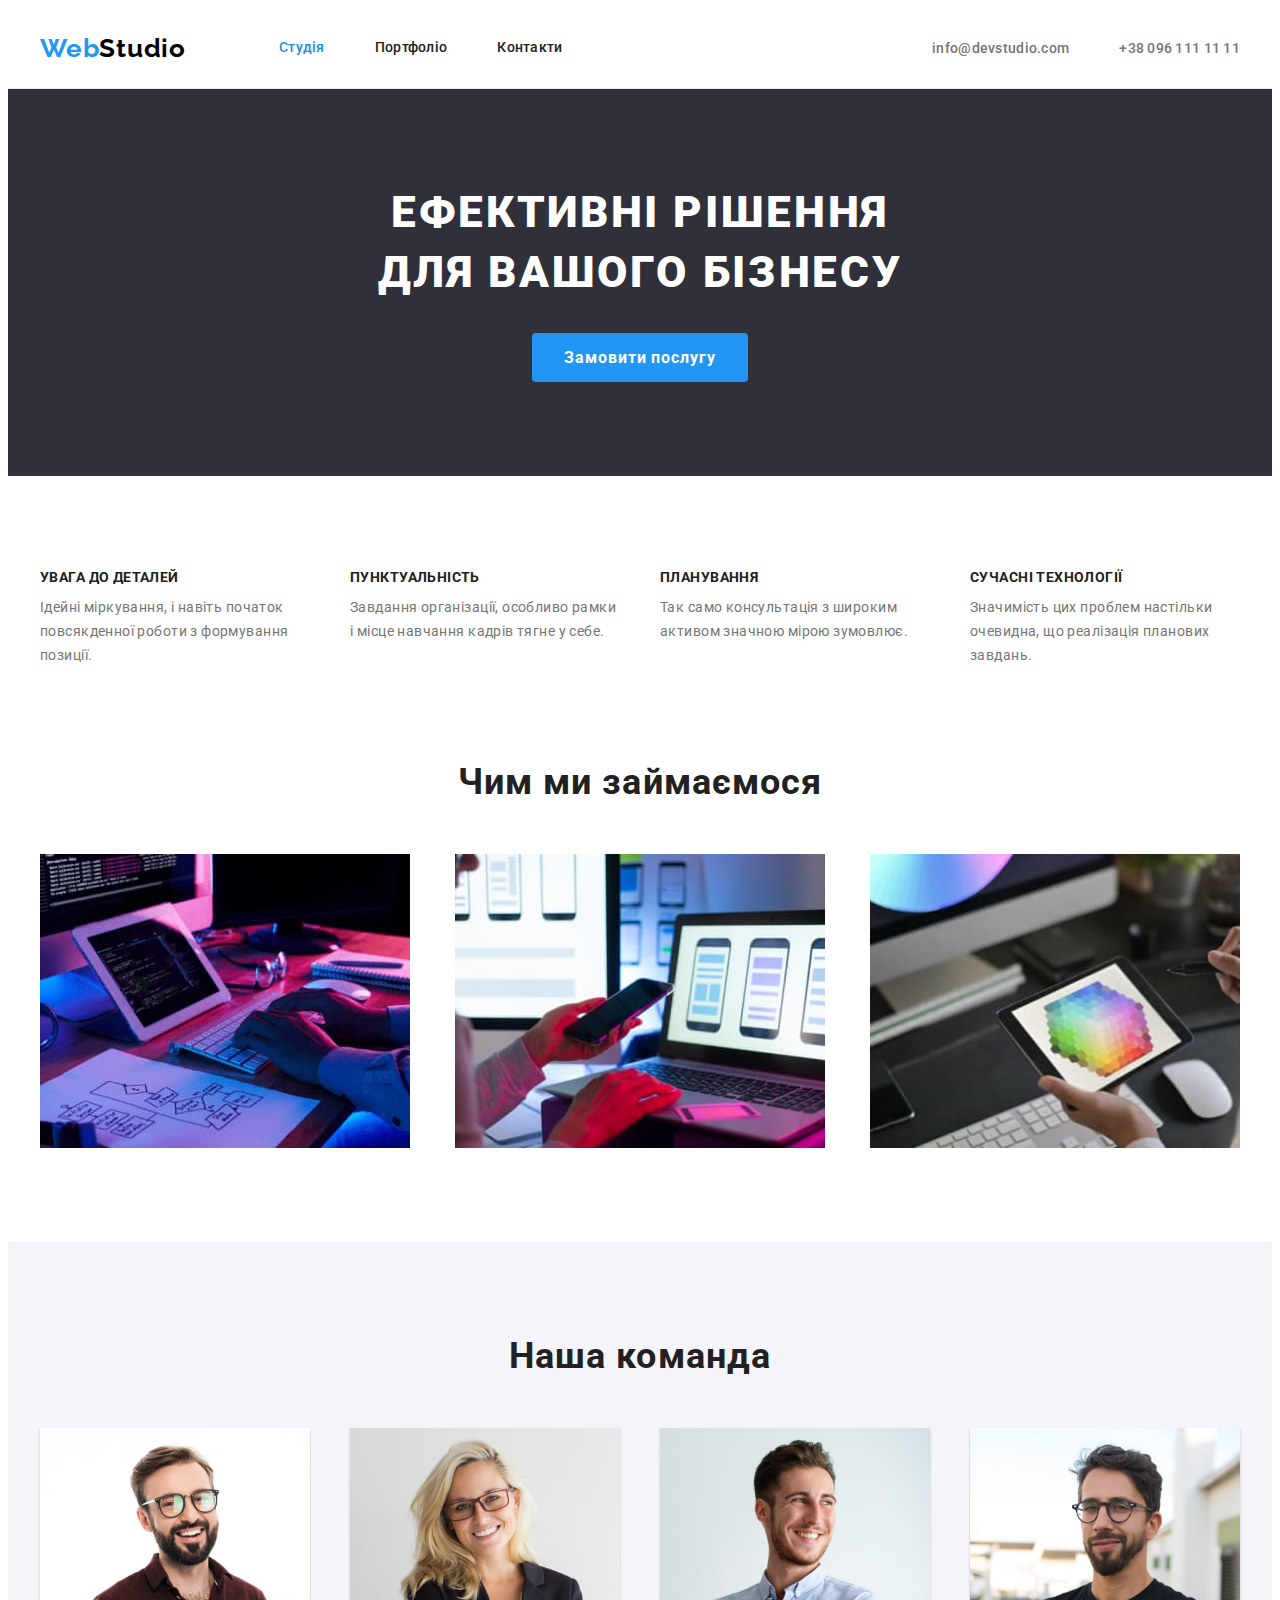
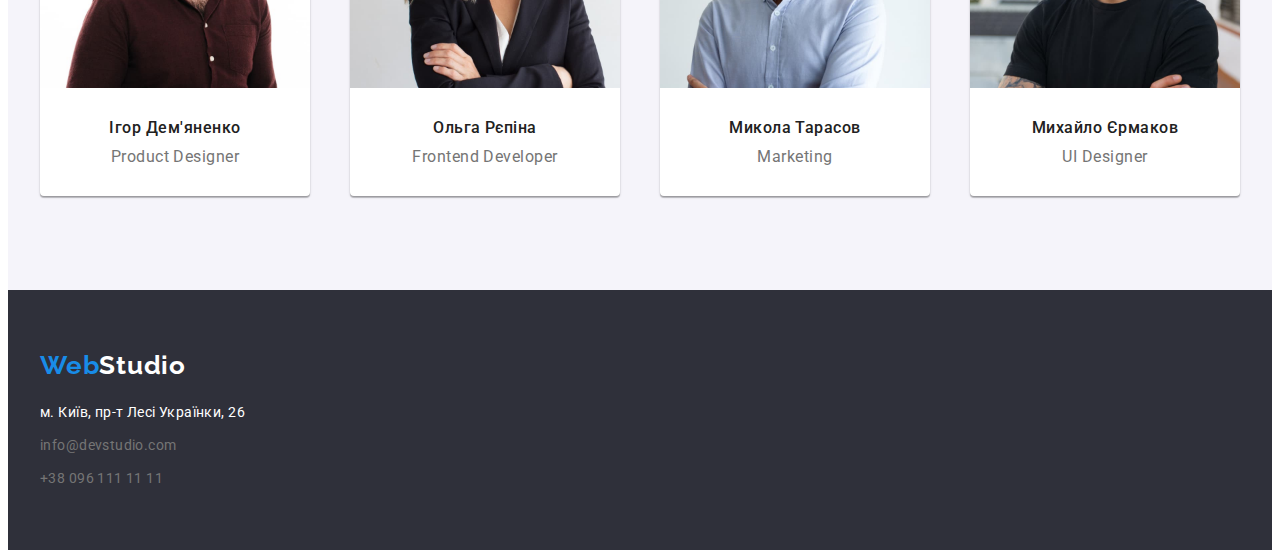
<file: index.html>
<!DOCTYPE html>
<html lang="uk">
  <head>
    <meta charset="UTF-8" />
    <meta http-equiv="X-UA-Compatible" content="IE=edge" />
    <meta name="viewport" content="width=device-width, initial-scale=1.0" />
    <title>Document</title>
    <link rel="preconnect" href="https://fonts.googleapis.com" />
    <link rel="preconnect" href="https://fonts.gstatic.com" crossorigin />
    <link
      href="https://fonts.googleapis.com/css2?family=Raleway:wght@700&family=Roboto:wght@400;500;700;900&display=swap"
      rel="stylesheet"
    />
    <link
      rel="stylesheet"
      href="https://cdnjs.cloudflare.com/ajax/libs/modern-normalize/1.1.0/modern-normalize.min.css"
      integrity="sha512-wpPYUAdjBVSE4KJnH1VR1HeZfpl1ub8YT/NKx4PuQ5NmX2tKuGu6U/JRp5y+Y8XG2tV+wKQpNHVUX03MfMFn9Q=="
      crossorigin="anonymous"
      referrerpolicy="no-referrer"
    />
    <link rel="stylesheet" href="./css/styles.css" />
  </head>
  <body>
    <header class="header">
      <div class="container header-body">
        <a href="./index.html" class="logo"><span class="logo-accent">Web</span>Studio</a>
        <nav>
          <ul class="nav">
            <li class="item"><a href="./index.html" class="nav-link current-page">Студія</a></li>
            <li class="item"><a href="./portfolio.html" class="nav-link">Портфоліо</a></li>
            <li class="item"><a href="" class="nav-link link-normalize">Контакти</a></li>
          </ul>
        </nav>
        <ul class="contact">
          <li class="item">
            <a href="mailto:info@devstudio.com" class="contact-link">info@devstudio.com</a>
          </li>
          <li class="item">
            <a href="tel:+380961111111" class="contact-link">+38 096 111 11 11</a>
          </li>
        </ul>
      </div>
    </header>
    <main>
      <section class="hero section">
        <div class="container hero-body">
          <h1 class="hero-header">
            Ефективні рішення <br />
            для вашого бізнесу
          </h1>
          <button type="button" class="hero-btn">Замовити послугу</button>
        </div>
      </section>
      <section class="features section">
        <div class="container">
          <h2 class="visually-hidden">Особливості</h2>
          <ul class="features-list">
            <li class="item">
              <h3 class="features-title">Увага до деталей</h3>
              <p class="features-text">
                Ідейні міркування, і навіть початок повсякденної роботи з формування позиції.
              </p>
            </li>
            <li class="item">
              <h3 class="features-title">Пунктуальність</h3>
              <p class="features-text">
                Завдання організації, особливо рамки і місце навчання кадрів тягне у себе.
              </p>
            </li>
            <li class="item">
              <h3 class="features-title">Планування</h3>
              <p class="features-text">
                Так само консультація з широким активом значною мірою зумовлює.
              </p>
            </li>
            <li class="item">
              <h3 class="features-title">Сучасні технології</h3>
              <p class="features-text">
                Значимість цих проблем настільки очевидна, що реалізація планових завдань.
              </p>
            </li>
          </ul>
        </div>
      </section>
      <section class="our-products section">
        <div class="container">
          <h2 class="secondary-title">Чим ми займаємося</h2>
          <ul class="our-products-list">
            <li class="item">
              <img src="./img/box-1.jpg" alt="Десктопні додатки" width="370" />
            </li>
            <li class="item">
              <img src="./img/box-2.jpg" alt="Мобільні додатки" width="370" />
            </li>
            <li class="item">
              <img src="./img/box-3.jpg" alt="Дизайнерські рішення" width="370" />
            </li>
          </ul>
        </div>
      </section>
      <section class="our-team section">
        <div class="container">
          <h2 class="secondary-title">Наша команда</h2>
          <ul class="our-team-list">
            <li class="our-team-item">
              <img src="./img/ihor-demianenko.jpg" alt="Ihor Demianenko" width="270" />
              <div class="body">
                <h3 class="our-team-title our-team-text">Ігор Дем'яненко</h3>
                <p lang="en" class="our-team-text">Product Designer</p>
              </div>
            </li>
            <li class="our-team-item">
              <img src="./img/olha-repina.jpg" alt="Olha Repina" width="270" />
              <div class="body">
                <h3 class="our-team-title our-team-text">Ольга Рєпіна</h3>
                <p lang="en" class="our-team-text">Frontend Developer</p>
              </div>
            </li>
            <li class="our-team-item">
              <img src="./img/mykola-tarasov.jpg" alt="Mykola Tarasov" width="270" />
              <div class="body">
                <h3 class="our-team-title our-team-text">Микола Тарасов</h3>
                <p lang="en" class="our-team-text">Marketing</p>
              </div>
            </li>
            <li class="our-team-item">
              <img src="./img/mykhailo-yermakov.jpg" alt="Mykhailo Yermakov" width="270" />
              <div class="body">
                <h3 class="our-team-title our-team-text">Михайло Єрмаков</h3>
                <p lang="en" class="our-team-text">UI Designer</p>
              </div>
            </li>
          </ul>
        </div>
      </section>
    </main>
    <footer class="footer">
      <div class="container">
        <a href="./index.html" class="footer-logo"
          ><span class="footer-logo-accent">Web</span>Studio</a
        >
        <address>
          <ul class="footer-contacts">
            <li class="item">
              <a
                href="https://goo.gl/maps/HTSRrRzDhA2f8Xus7"
                target="_blank"
                rel="noopener nofollow"
                class="link-normalize footer-contact footer-address"
              >
                м. Київ, пр-т Лесі Українки, 26
              </a>
            </li>
            <li class="item">
              <a href="mailto:info@devstudio.com" class="footer-contact">info@devstudio.com</a>
            </li>
            <li class="item">
              <a href="tel:+380961111111" class="footer-contact">+38 096 111 11 11</a>
            </li>
          </ul>
        </address>
      </div>
    </footer>
  </body>
</html>
</file>
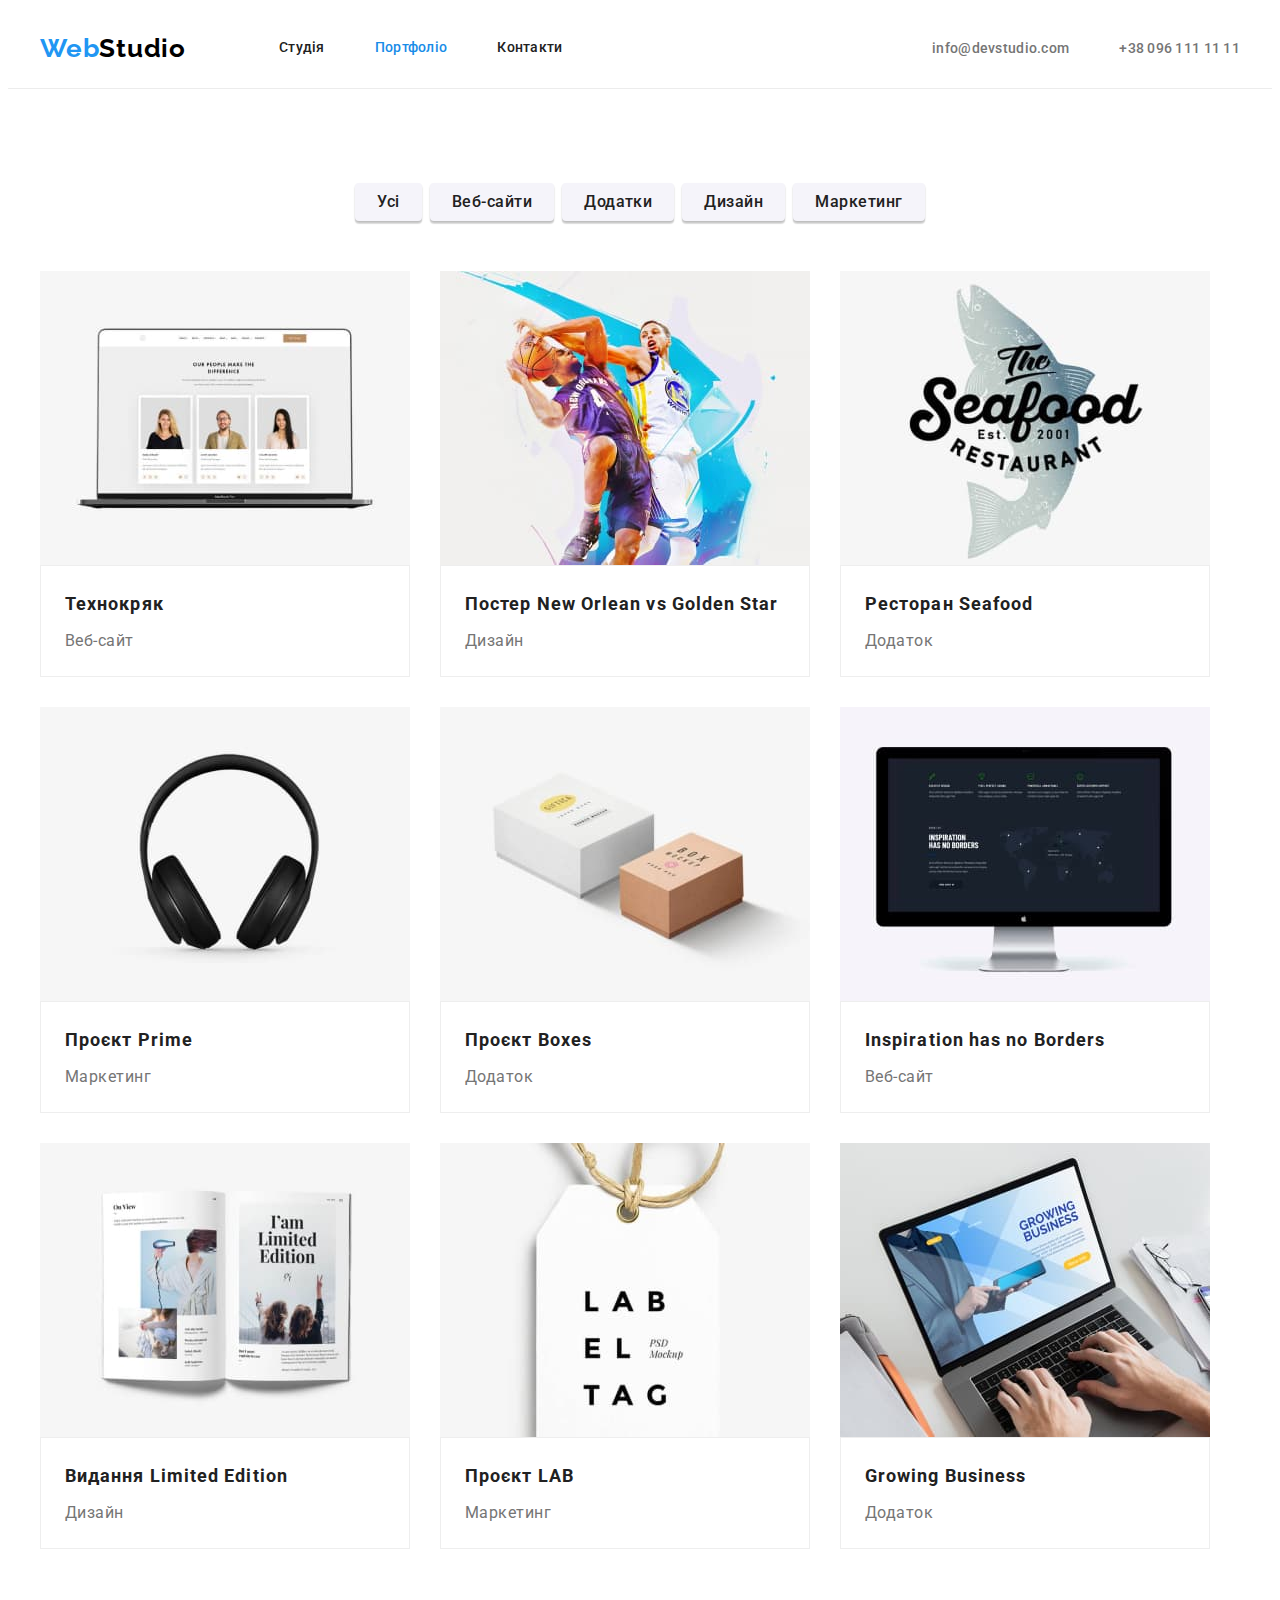
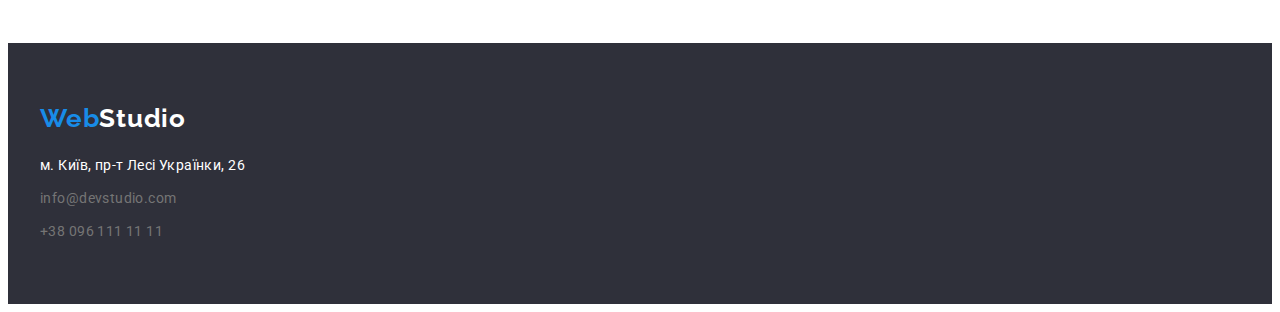
<file: portfolio.html>
<!DOCTYPE html>
<html lang="uk">
  <head>
    <meta charset="UTF-8" />
    <meta http-equiv="X-UA-Compatible" content="IE=edge" />
    <meta name="viewport" content="width=device-width, initial-scale=1.0" />
    <title>Document</title>
    <link rel="preconnect" href="https://fonts.googleapis.com" />
    <link rel="preconnect" href="https://fonts.gstatic.com" crossorigin />
    <link
      href="https://fonts.googleapis.com/css2?family=Raleway:wght@700&family=Roboto:wght@400;500;700;900&display=swap"
      rel="stylesheet"
    />
    <link
      rel="stylesheet"
      href="https://cdnjs.cloudflare.com/ajax/libs/modern-normalize/1.1.0/modern-normalize.min.css"
      integrity="sha512-wpPYUAdjBVSE4KJnH1VR1HeZfpl1ub8YT/NKx4PuQ5NmX2tKuGu6U/JRp5y+Y8XG2tV+wKQpNHVUX03MfMFn9Q=="
      crossorigin="anonymous"
      referrerpolicy="no-referrer"
    />
    <link rel="stylesheet" href="./css/styles.css" />
  </head>
  <body>
    <header class="header">
      <div class="container header-body">
        <a href="./index.html" class="logo"><span class="logo-accent">Web</span>Studio</a>
        <nav>
          <ul class="nav">
            <li class="item"><a href="./index.html" class="nav-link">Студія</a></li>
            <li class="item">
              <a href="./portfolio.html" class="nav-link current-page">Портфоліо</a>
            </li>
            <li class="item"><a href="" class="nav-link link-normalize">Контакти</a></li>
          </ul>
        </nav>
        <ul class="contact">
          <li class="item">
            <a href="mailto:info@devstudio.com" class="contact-link">info@devstudio.com</a>
          </li>
          <li class="item">
            <a href="tel:+380961111111" class="contact-link">+38 096 111 11 11</a>
          </li>
        </ul>
      </div>
    </header>
    <main>
      <section class="portfolio section">
        <div class="container">
          <h1 class="visually-hidden">Роботи студії</h1>
          <ul class="portfolio-buttons">
            <li class="item"><button type="button" class="portfolio-btn">Усі</button></li>
            <li class="item"><button type="button" class="portfolio-btn">Веб-сайти</button></li>
            <li class="item"><button type="button" class="portfolio-btn">Додатки</button></li>
            <li class="item"><button type="button" class="portfolio-btn">Дизайн</button></li>
            <li class="item"><button type="button" class="portfolio-btn">Маркетинг</button></li>
          </ul>
          <ul class="portfolio-items">
            <li>
              <a href="#" class="portfolio-item">
                <img src="./img/tehno-kriak.jpg" alt="Комп'ютер" width="370" class="image" />
                <div class="wrap">
                  <h2 class="portfolio-item-title">Технокряк</h2>
                  <p class="portfolio-item-text">Веб-сайт</p>
                </div>
              </a>
            </li>
            <li>
              <a href="#" class="portfolio-item">
                <img
                  src="./img/new-orlean-vs-golden-star.jpg"
                  alt="Баскетбол"
                  width="370"
                  class="image"
                />
                <div class="wrap">
                  <h2 class="portfolio-item-title">
                    Постер <span lang="en">New Orlean vs Golden Star</span>
                  </h2>
                  <p class="portfolio-item-text">Дизайн</p>
                </div>
              </a>
            </li>
            <li>
              <a href="#" class="portfolio-item">
                <img src="./img/seafood.jpg" alt="Логотип риба" width="370" class="image" />
                <div class="wrap">
                  <h2 class="portfolio-item-title">Ресторан <span lang="en">Seafood</span></h2>
                  <p class="portfolio-item-text">Додаток</p>
                </div>
              </a>
            </li>
            <li>
              <a href="#" class="portfolio-item">
                <img src="./img/prime.jpg" alt="Навушники" width="370" class="image" />
                <div class="wrap">
                  <h2 class="portfolio-item-title">Проєкт <span lang="en">Prime</span></h2>
                  <p class="portfolio-item-text">Маркетинг</p>
                </div>
              </a>
            </li>
            <li>
              <a href="#" class="portfolio-item">
                <img src="./img/boxes.jpg" alt="Коробки" width="370" class="image" />
                <div class="wrap">
                  <h2 class="portfolio-item-title">Проєкт <span lang="en">Boxes</span></h2>
                  <p class="portfolio-item-text">Додаток</p>
                </div>
              </a>
            </li>
            <li>
              <a href="#" class="portfolio-item">
                <img
                  src="./img/inspiration-has-no-borders.jpg"
                  alt="Монітор"
                  width="370"
                  class="image"
                />
                <div class="wrap">
                  <h2 lang="en" class="portfolio-item-title">Inspiration has no Borders</h2>
                  <p class="portfolio-item-text">Веб-сайт</p>
                </div>
              </a>
            </li>
            <li>
              <a href="#" class="portfolio-item">
                <img src="./img/limited-edition.jpg" alt="Журнал" width="370" class="image" />
                <div class="wrap">
                  <h2 class="portfolio-item-title">
                    Видання <span lang="en">Limited Edition</span>
                  </h2>
                  <p class="portfolio-item-text">Дизайн</p>
                </div>
              </a>
            </li>
            <li>
              <a href="#" class="portfolio-item">
                <img src="./img/lab.jpg" alt="Бірка" width="370" class="image" />
                <div class="wrap">
                  <h2 class="portfolio-item-title">Проєкт <span lang="en">LAB</span></h2>
                  <p class="portfolio-item-text">Маркетинг</p>
                </div>
              </a>
            </li>
            <li>
              <a href="#" class="portfolio-item">
                <img src="./img/growing-business.jpg" alt="Ноутбук" width="370" class="image" />
                <div class="wrap">
                  <h2 lang="en" class="portfolio-item-title">Growing Business</h2>
                  <p class="portfolio-item-text">Додаток</p>
                </div>
              </a>
            </li>
          </ul>
        </div>
      </section>
    </main>
    <footer class="footer">
      <div class="container">
        <a href="./index.html" class="footer-logo"
          ><span class="footer-logo-accent">Web</span>Studio</a
        >
        <address>
          <ul class="footer-contacts">
            <li class="item">
              <a
                href="https://goo.gl/maps/HTSRrRzDhA2f8Xus7"
                target="_blank"
                rel="noopener nofollow"
                class="link-normalize footer-contact footer-address"
              >
                м. Київ, пр-т Лесі Українки, 26
              </a>
            </li>
            <li class="item">
              <a href="mailto:info@devstudio.com" class="footer-contact">info@devstudio.com</a>
            </li>
            <li class="item">
              <a href="tel:+380961111111" class="footer-contact">+38 096 111 11 11</a>
            </li>
          </ul>
        </address>
      </div>
    </footer>
  </body>
</html>
</file>
<file: css/styles.css>
:root {
  --main-accent-color: #2196f3;
  --header-color: #212121;
  --text-color: #757575;
  --white-accent-color: #ffffff;
  --dark-bg-color: #2f303a;
  --white-bg-color: #ffffff;
  --grey-bg-color: #f5f4fa;
  --active-accent-color: #188ce8;
  --main-black-color: #000000;
}
body {
  font-family: 'Roboto', sans-serif;
  font-size: 14px;
  color: var(--text-color);
  background-color: var(--white-bg-color);
  letter-spacing: 0.01em;
}
p,
h1,
h2,
h3,
h4,
h5,
h6 {
  margin: 0;
}
ul,
ol {
  margin: 0;
  padding-left: 0;
  list-style-type: none;
}
button {
  cursor: pointer;
}
address {
  font-style: normal;
}
img {
  display: block;
  max-width: 100%;
  height: auto;
}
a {
  text-decoration: none;
}
.visually-hidden {
  position: absolute;
  width: 1px;
  height: 1px;
  margin: -1px;
  border: 0;
  padding: 0;
  white-space: nowrap;
  clip-path: inset(100%);
  clip: rect(0 0 0 0);
  overflow: hidden;
}
.container {
  width: 1200px;
  padding: 0 15px;
  margin: 0 auto;
}
.section {
  padding-top: 94px;
  padding-bottom: 94px;
}
.header {
  border-bottom: 1px solid #ececec;
}
.header-body {
  display: flex;
  align-items: center;
}
.nav-link.current-page {
  color: var(--active-accent-color);
}
.logo {
  margin-right: 93px;

  font-family: 'Raleway', sans-serif;
  font-weight: 700;
  font-size: 26px;
  line-height: 1.19;
  letter-spacing: 0.03em;
  color: var(--main-black-color);
}
.logo-accent {
  color: var(--main-accent-color);
}
.nav {
  display: flex;
}
.nav .item:not(:last-child) {
  margin-right: 50px;
}
.nav-link {
  display: inline-block;

  padding: 32px 0;

  font-weight: 500;
  font-size: 14px;
  line-height: 1.14;
  letter-spacing: 0.02em;
  color: var(--header-color);
}
.nav-link:hover,
.nav-link:focus {
  color: var(--main-accent-color);
}
.contact {
  display: flex;

  margin-left: auto;
}
.contact .item:not(:last-child) {
  margin-right: 50px;
}
.contact-link {
  padding: 32px 0;
  font-weight: 500;
  line-height: 1.14;
  letter-spacing: 0.02em;
  color: var(--text-color);
}
.contact-link:hover,
.contact-link:focus {
  color: var(--main-accent-color);
}
.hero {
  background: var(--dark-bg-color);
}
.hero-body {
  text-align: center;
}
.hero-header {
  margin-bottom: 30px;
  font-weight: 900;
  font-size: 44px;
  line-height: 1.36;
  letter-spacing: 0.06em;
  text-transform: uppercase;
  color: var(--white-accent-color);
}
.hero-btn {
  display: inline-block;
  padding: 10px 32px;

  border: none;
  border-radius: 4px;

  font-family: inherit;
  font-weight: 700;
  font-size: 16px;
  line-height: 1.86;
  text-align: center;
  letter-spacing: 0.06em;
  color: var(--white-accent-color);
  background-color: var(--main-accent-color);
}
.hero-btn:hover,
.hero-btn:focus {
  background-color: var(--active-accent-color);
}
.features {
  background: var(--white-bg-color);
}
.features-list {
  display: flex;
  justify-content: space-between;
}
.features-list .item {
  width: 270px;
}
.features-title {
  margin-bottom: 10px;

  font-size: 14px;
  font-weight: 700;
  line-height: 1.14;
  letter-spacing: 0.03em;
  text-transform: uppercase;
  color: var(--header-color);
}
.features-text {
  line-height: 1.71;
  letter-spacing: 0.03em;
}
.our-products {
  padding-top: 0;
  background: var(--white-bg-color);
}
.secondary-title {
  margin-bottom: 50px;

  font-weight: 700;
  font-size: 36px;
  line-height: 1.16;
  text-align: center;
  letter-spacing: 0.03em;
  color: var(--header-color);
}
.our-products-list {
  display: flex;
  justify-content: space-between;
}
.our-team {
  background-color: var(--grey-bg-color);
}
.our-team-list {
  display: flex;
  justify-content: space-between;
}
.our-team-item {
  background-color: var(--white-bg-color);
  box-shadow: 0px 1px 3px rgba(0, 0, 0, 0.12), 0px 1px 1px rgba(0, 0, 0, 0.14),
    0px 2px 1px rgba(0, 0, 0, 0.2);
  border-radius: 0px 0px 4px 4px;
}
.our-team-item .body {
  margin: 30px auto;
}
.our-team-text {
  font-size: 16px;
  line-height: 1.19;
  text-align: center;
  letter-spacing: 0.03em;
}
.our-team-title {
  margin-bottom: 10px;

  font-weight: 500;
  color: var(--header-color);
}
.footer {
  padding-top: 60px;
  padding-bottom: 60px;

  background-color: var(--dark-bg-color);
}
.footer-logo {
  display: inline-block;
  margin-bottom: 20px;
  font-family: 'Raleway';
  font-weight: 700;
  font-size: 26px;
  line-height: 1.19;
  letter-spacing: 0.03em;
  color: var(--white-accent-color);
}
.footer-logo-accent {
  color: var(--active-accent-color);
}
.footer-contacts .item:not(:last-child) {
  margin-bottom: 9px;
}
.footer-contact {
  line-height: 1.71;
  letter-spacing: 0.03em;
  font-style: normal;
  color: var(--text-color);
}
.footer-contact:hover,
.footer-contact:focus {
  color: var(--active-accent-color);
}
.footer-address {
  color: var(--white-accent-color);
}
.portfolio {
  background-color: var(--white-bg-color);
}
.portfolio-buttons {
  display: flex;
  justify-content: center;
  margin-bottom: 50px;
}
.portfolio-buttons .item:not(:last-child) {
  margin-right: 8px;
}
.portfolio-btn {
  padding: 6px 22px;

  font-family: inherit;
  font-weight: 500;
  font-size: 16px;
  line-height: 1.62;
  text-align: center;
  letter-spacing: 0.03em;
  color: var(--header-color);
  background-color: var(--grey-bg-color);
  border: none;
  box-shadow: 0px 3px 1px rgba(0, 0, 0, 0.1), 0px 1px 2px rgba(0, 0, 0, 0.08),
    0px 2px 2px rgba(0, 0, 0, 0.12);
  border-radius: 4px;
  cursor: pointer;
}
.portfolio-btn:hover,
.portfolio-btn:focus {
  background-color: var(--active-accent-color);
  color: var(--white-accent-color);
}

.portfolio-items {
  display: flex;
  flex-wrap: wrap;
  gap: 30px;
}
.portfolio-item {
  display: inline-block;
  flex-basis: calc((100%-60px) / 3);
}
.wrap {
  padding: 20px 24px;
  border: 1px solid #eeeeee;
}

.portfolio-item-title {
  margin-bottom: 4px;

  font-weight: 700;
  font-size: 18px;
  line-height: 2;
  letter-spacing: 0.06em;
  color: var(--header-color);
}
.portfolio-item-text {
  font-size: 16px;
  line-height: 1.88;
  letter-spacing: 0.03em;
  color: var(--text-color);
}
</file>
